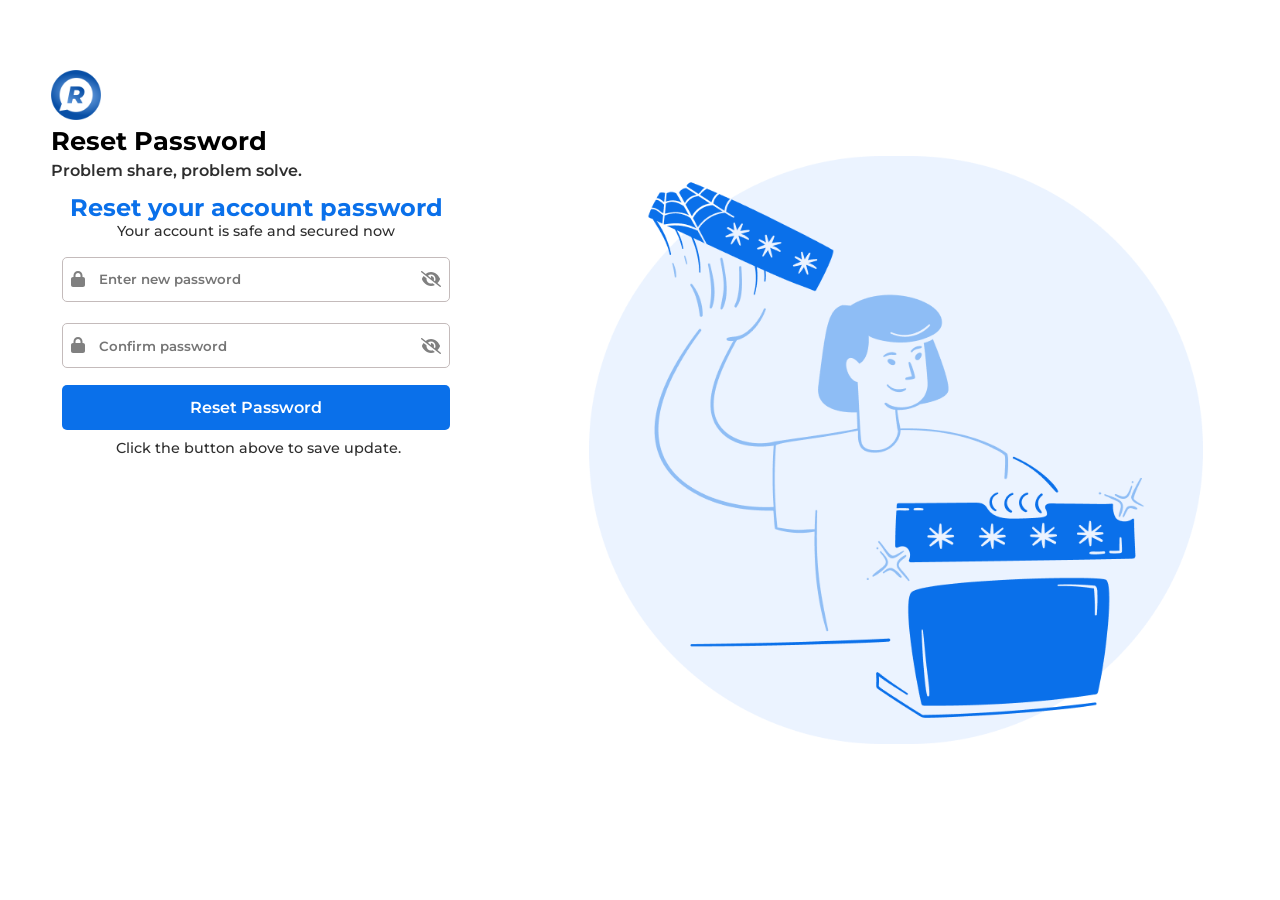
<file: indexRestpassword.html>
<!DOCTYPE html>
<html lang="en">
<head>
    <meta charset="UTF-8">
    <meta name="viewport" content="width=device-width, initial-scale=1.0">
    <title>RealChat app</title>
    <link rel="shortcut icon" href="./Super icons/pardd.png" type="image/x-icon">
    <link rel="stylesheet" href="./css/Real.css">
    <link rel="stylesheet" href="./css/all.min.css">
    <script src="./js/all.min.js"></script>
    <!-- <script src="./js/Real.js"></script> -->
</head>
<body>
    <div class="Start">
        <div class="Start1">
            <div class="start2">
                <div class="formwrap">
                    <div class="ddd">
                        <img src="./Super icons/manssincon.png" alt="">
                        <h3>Reset Password</h3>
                        <p style="font-weight: 600;">Problem share, problem solve.</p>
                    </div>
                    <form class="forms" action="">
                        <h2 class="eer1">Reset your account password</h2>
                        <h4 class="eer2" style="font-weight: 500; font-size: .9em;">Your account is safe and secured now</h4>
                        <h4 class="eer2" style="font-weight: 500; font-size: .9em;"></h4>
                        <h4 style="margin-top: 3%;" class="errorIN"></h4>
                        <div style="margin-top: 1%;" class="vibes12">
                            <label for="ww">
                                <i class="fa fa-lock hh"></i>
                            </label>
                            <input id="ww" type="password" placeholder="Enter new password" name="" class="password">
                            <div style="display: flex;" class="notsi">
                                <i class="fa fa-eye-slash vv"></i>
                            </div>
                        </div>
                        <div class="vibes12">
                            <label for="ww">
                                <i class="fa fa-lock hh"></i>
                            </label>
                            <input id="ww" type="password" placeholder="Confirm password" name="" class="Conpassword">
                            <div style="display: flex;" class="notsi">
                                <i class="fa fa-eye-slash vv"></i>
                            </div>
                        </div>
                            <button type="button" class="plate">Reset Password</button>
                            <div style="justify-content: center; margin-top: 2%;" class="come">
                                <p class="foree" style="font-weight: 500; font-size: .9em;">Click the button above to save update.</p>
                            </div>
                    </form>
                </div>
            </div>
            <div class="start2w">
                <img src="./Super icons/reset-pwd.png" alt="">
            </div>
        </div>
    </div>
<script>
function Validation(){
    var Button = document.querySelector('.plate')
    var password = document.querySelector('.password')
    var vibes12 = document.querySelectorAll('.vibes12')
    var ErroMsg = document.querySelector('.errorIN')
    var Conpassword = document.querySelector('.Conpassword')
        Button.onclick = function(){
            if(password.value == '' && Conpassword.value == ''){
                ErroMsg.innerHTML = 'Must fill the inputs';
                vibes12[0].style.borderColor = 'red';
                vibes12[1].style.borderColor = 'red';
                return;
            }
            if(password.value == ''){
                ErroMsg.innerHTML = 'Must enter password';
                vibes12[0].style.borderColor = 'red';
                password.focus()
                return;
            }
            if(password.value.length < 5){
                ErroMsg.innerHTML = 'Password must be at least 5 characters min';
                vibes12[0].style.borderColor = 'red';
                password.focus()
                return;
            }
            if(password.value.length > 11){
                ErroMsg.innerHTML = 'Maximum password require is 11 characters';
                vibes12[0].style.borderColor = 'red';
                password.focus()
                return;
            }
            if(Conpassword.value == ''){
                ErroMsg.innerHTML = 'Must confirm password';
                vibes12[1].style.borderColor = 'red';
                password.focus()
                return;
            }
            if(Conpassword.value  !== password.value){
                ErroMsg.innerHTML = 'Password not march';
                vibes12[1].style.borderColor = 'red';
                password.focus()
                return;
            }
            alert('hello')
            ErroMsg.innerHTML = '';
            Conpassword.value = '';
            password.value = '';
            vibes12[0].style.borderColor = '';
            vibes12[1].style.borderColor = '';
        }
}
Validation()
function Revealer(){
    var realm = document.querySelectorAll('.notsi')
    var inputs = document.querySelectorAll('#ww')
        realm.forEach((egg, ii) => {
            egg.addEventListener('click', function(){
                if(inputs[ii].type == 'password'){
                    inputs[ii].type = 'text'
                    egg.innerHTML = '<i class="fa fa-eye vv"></i>'
                }else{
                    inputs[ii].type = 'password'
                    egg.innerHTML = '<i class="fa fa-eye-slash vv"></i>'
                }
            })
        });
}
Revealer()
function Cleans(){
    var inputss = document.querySelectorAll('#ww')
    var vibes12 = document.querySelectorAll('.vibes12')
        inputss.forEach((fade, doter) =>{
            fade.addEventListener('input', function(){
                vibes12[doter].style.borderColor = 'gray';
            })
        })
}
Cleans()
</script>
</body>
</html>
</file>
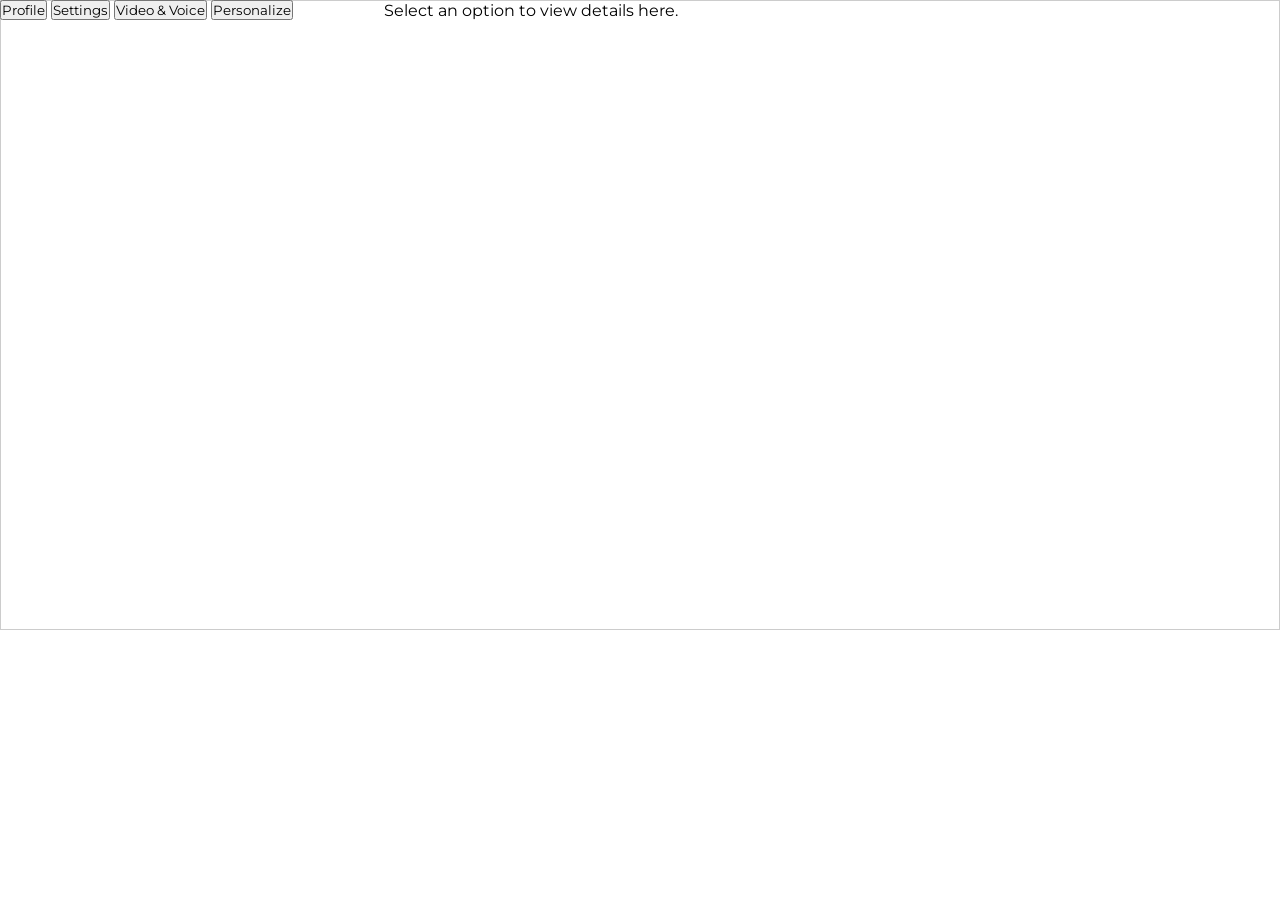
<file: Landing.html>
<!DOCTYPE html>
<html lang="en">
<head>
    <meta charset="UTF-8">
    <meta name="viewport" content="width=device-width, initial-scale=1.0">
    <title>RealChat app</title>
    <link rel="stylesheet" href="./css/Real.css">
    <link rel="stylesheet" href="./css/all.min.css">
    <link rel="shortcut icon" href="./Super icons/pardd.png" type="image/x-icon">
</head>
<body>
   
    <div id="sidebar" style="width: 30%; float: left;">
        <button id="profileBtn">Profile</button>
        <button id="settingsBtn">Settings</button>
        <button id="videoVoiceBtn">Video & Voice</button>
        <button id="personalizeBtn">Personalize</button>
    </div>
    
    <div id="content" style="height: 70vh; width: 100%; border: 1px solid #ccc;">
        Select an option to view details here.
    </div>
    
    <style>
        /* Circular profile image */
        .profile-pic {
            width: 100px;
            height: 100px;
            border-radius: 50%;
            object-fit: cover;
            margin-bottom: 10px;
        }
        .content-section h2 {
            font-size: 1.5em;
            margin-top: 0;
        }
    </style>
    
    <script>
        // Sample data
        const userInfo = {
            profilePicture: "path/to/profile-picture.jpg",
            userName: "John Doe",
            phoneNumber: "+1234567890",
        };
    
        // Display Profile
        function displayProfile() {
            const contentDiv = document.getElementById("content");
            contentDiv.innerHTML = `
                <div class="content-section">
                    <img src="${userInfo.profilePicture}" alt="Profile Picture" class="profile-pic">
                    <h2>${userInfo.userName}</h2>
                    <p>Phone: ${userInfo.phoneNumber}</p>
                    <p>Email: johndoe@example.com</p>
                    <p>Location: New York, USA</p>
                </div>
            `;
        }
    
        // Display Settings
        function displaySettings() {
            const contentDiv = document.getElementById("content");
            contentDiv.innerHTML = `
                <div class="content-section">
                    <h2>Settings</h2>
                    <ul>
                        <li>Change Password</li>
                        <li>Notification Preferences</li>
                        <li>Privacy Options</li>
                        <li>Language: English</li>
                    </ul>
                </div>
            `;
        }
    
        // Display Video & Voice Options
        function displayVideoVoice() {
            const contentDiv = document.getElementById("content");
            contentDiv.innerHTML = `
                <div class="content-section">
                    <h2>Video & Voice</h2>
                    <p>Options:</p>
                    <ul>
                        <li>Start Video Call</li>
                        <li>Start Voice Call</li>
                        <li>Microphone Settings</li>
                        <li>Camera Settings</li>
                    </ul>
                </div>
            `;
        }
    
        // Display Personalize Options
        function displayPersonalize() {
            const contentDiv = document.getElementById("content");
            contentDiv.innerHTML = `
                <div class="content-section">
                    <h2>Personalize</h2>
                    <ul>
                        <li>Theme: Light/Dark</li>
                        <li>Chat Background</li>
                        <li>Font Size: Medium</li>
                        <li>Notification Sound</li>
                    </ul>
                </div>
            `;
        }
    
        // Add event listeners for each button
        document.getElementById("profileBtn").addEventListener("click", displayProfile);
        document.getElementById("settingsBtn").addEventListener("click", displaySettings);
        document.getElementById("videoVoiceBtn").addEventListener("click", displayVideoVoice);
        document.getElementById("personalizeBtn").addEventListener("click", displayPersonalize);
    </script>
    
</body>
</html>
</file>
<file: css/Real.css>
@font-face {
    font-family: 'monts1';
    src: url(../font/Montserrat-VariableFont_wght.ttf);
}
@font-face {
    font-family: 'monts2';
    src: url(../font/Montserrat-Italic-VariableFont_wght.ttf);
}
@font-face {
    font-family: 'Inter1';
    src: url(../font/InterTight-VariableFont_wght.ttf);
}
@font-face {
    font-family: 'Inter2';
    src: url(../font/InterTight-Italic-VariableFont_wght.ttf);
}
*{
    margin: 0;
    padding: 0;
    box-sizing: border-box;
    font-family: 'monts1';
}
/* FOR LANDING PAGE ONLY */
/* body{ */
    /* height: 100vh; */
    /* overflow: hidden; */
/* } */
.master{
    height: 100vh;
    width: 100%;
    display: flex;
    position:relative;
    overflow-y:auto;
}
.master1{
    height: 100%;
    width: 100%;
    display: flex;
    padding: 0 5%;
    justify-content: space-between;
    background-color: #ebf3ff;
}
.tunes1{
    display: flex;
    align-items: center;
    gap: 5px;
}
.tunes1 img{
    width: 38px;
    width: 38px;
}
.tunes2{
    display: flex;
    align-items: center;
    width: 50%;
}
.tunes2 ul{
    display: flex;
    align-items: center;
    justify-content: space-evenly;
    width: 80%;
}
.tunes2 ul li{
    list-style: none;
    display: flex;
    align-items: center;
    justify-content: center;
}
.tunes2 ul li a{
    text-decoration: none;
    font-size: 1em;
    display: inline-block;
    color:#0a70ea;
    font-weight: 600;
}
.tunes2 ul li:hover{
    border-bottom: solid 2px #0a70ea;
}
.tunes2 ul li:active{
    border-bottom: solid 2px #0a70ea;
    border-bottom-left-radius: 5px  ;
    border-bottom-right-radius: 5px;
}
/* @keyframes fill {
    100%{
        
    }
} */
.tunes3{
    display: flex;
    align-items: center;
    width: 40%;
}
.tunes3 ul{
    display: flex;
    align-items: center;
    justify-content: flex-end;
    width: 100%;
    gap: 3em ;
}
.baba{
    list-style: none;
    display: flex;
    border: 2px solid #0a70ea;
    font-size: 1em;
    font-weight: 600;
    border-radius: 5px;
    padding: 12px 24px;
    cursor: pointer;
}
.baba:hover + .baba a{
    color: white;
}
.baba a{
    text-decoration: none;
    color:#0a70ea;
}
.baba1{
    list-style: none;
    display: flex;
    background-color: #0a70ea;
    font-size: 1em;
    /* color: white; */
    font-weight: 600;
    border-radius: 5px;
    padding: 12px 24px;
    cursor: pointer;
}
.baba1 a{
    text-decoration: none;
    color: white;
}
.mains{
    height: 90vh;
    width: 100%;
    display: flex;
    /* border: groove; */
}
.master3{
    height: 100%;
    width: 100%;
    display: flex;
    flex-direction: column;
}
.starck{
    height: 95%;
    width: 100%;
    display: flex;
    /* border: solid red 1px; */
}
.starck1{
    height: 5%;
    width: 100%;
    display: flex;
    align-items: center;
    justify-content: center;
    border: solid red 1px;
}
.starck1 img{
    height: 100%;
    width:100%;
}
.contss{
    height: 100%;
    width: 100%;
    display: flex;
}
.conssitn1{
    height: 100%;
    width: 40%;
    display: flex;
    flex-direction: column;
    align-items: center;
    justify-content: center;
}
.conssitn2{
    height: 100%;
    width: 60%;
    display: flex;
    align-items: center;
    justify-content: center;
}
.conssitn2 img{
    height: 100%;
    width: 100%;
}
/* .contss h3{
    fon
} */





/* FOR FORM PAGIES */
.Start{
    height: 100vh;
    width: 100%;
    display: flex;
    background: rgb(255, 255, 255);
}
.Start1{
    height: 100%;
    width: 100%;
    display: flex;
    align-items: center;
}
.start2{
    height: 100%;
    width: 40%;
    display: flex;
}
.start2w{
    height: 100%;
    width: 60%;
    display: flex;
    align-items: center;
    justify-content: center;
}
.start2w img{
    height: 80%;
    object-fit: contain;
    width: 80%;
}
.formwrap{
    height:100%;
    width: 100%;
    justify-content: center;
    align-items: center;
    display: flex;
    flex-direction: column;
}
.ddd{
    height: 20%;
    width: 80%;
    display: flex;
    align-items: start;
    justify-content: flex-end;
    gap: 5px;
    flex-direction: column;
}
.ddd img{
    height: 50px;
    width: 50px;
}
.ddd h3{
    color:  rgb(0, 0, 0);
    font-size: 1.6em;
    letter-spacing: normal;
}
.ddd p{
    color:  rgb(46, 46, 46);
    font-family: 'monts1';
    font-size: 1em;
    font-weight: 500;

    letter-spacing: normal;
}
.forms{
    height: 80%;
    width: 100%;
    padding:0 8%;
    display: flex;
    flex-direction: column;
    align-items: center;
}
.vibes{
    display: flex;
    flex-direction: column;
    align-items: center;
}
.vibes1{
    border-radius: 5px;
    border: 1px solid rgb(196, 187, 187);
    align-items: center;
    width:90%;
    background: white;
    padding:0 10px;
    /* padding-left: 3px; */
    margin-top:5% ;
}
.hh{
    color: gray;
}
.vv{
    color: gray;
    cursor: pointer;
    z-index: 10;
}
.vibes1 input{
    width: 80%;
    outline: none;
    background: none;
    padding: 1em;
    font-weight: 500;
    height: 100%;
    border: none;
}
.vibes1 input:focus{
    background-color: #ebf3ff;
}
.vibes1:focus-within{
    background-color: #ebf3ff;
}
.eer1{
    margin-top: 3%;
    font-size: 1.5em;
    width: 100%;
    justify-content: center;
    display: flex;
    color: #0a70ea;
}
.eer2{
    color:  rgb(46, 46, 46);
    font-family: 'monts1';
    font-size: 1em;
    font-weight: 600;
    width: 100%;
    align-items: center;
    text-align: center;
}
.come{
    display: flex;
    user-select: none;
    -webkit-user-select: none;
    -moz-user-select: none;
    width:90%;
    align-items: center;
    gap: 5px;
    padding-left:5px;
    justify-content: flex-start;
}
.foree{
    color:  rgb(46, 46, 46);
    font-family: 'monts1';
    font-size: 1em;
    font-weight: 600;
}
.vibes12{
    border-radius: 5px;
    border: 1px solid rgb(196, 187, 187);
    align-items: center;
    width:90%;
    background: white;
    margin-top:5% ;
    display: flex;
    justify-content: space-around;
}
.vibes12 input{
    width: 80%;
    outline: none;
    background: none;
    padding: 1em 0;
    font-weight: 600;
    height: 100%;
    border: none;
}
.vibes12 input:focus{
    background-color: #ebf3ff;
}
.vibes12:focus-within{
    background-color: #ebf3ff;
}
.foree1{
    color: #0a70ea;
    font-family: 'monts1';
    font-size: 1em;
    font-weight: 600;
}
.errorIN{
    color: red;
    font-family: 'monts1';
    font-size: .8em;
    font-weight: 600;
    width: 90%;
    align-items: center;
    text-align: center;
}
.plate{
    display: flex;
    align-items: center;
    justify-content: center;
    font-size: 1em;
    outline: none;
    border: none;
    margin-top: 4%;
    color: white;
    padding:13px 0;
    cursor: pointer;
    border-radius: 5px;
    width: 90%;
    font-weight: 600;
    background-color: #0a70ea;
}
.paue{
    display: flex;
    width: 90%;
    justify-content: space-between;
    padding: 4px;
    margin-top:.8px ;
    user-select: none;
    -webkit-user-select:none;
    -moz-user-select: none;
}
.paue p{
    color: rgb(46, 46, 46);
    font-family: 'monts1';
    font-size: 1em;
    font-weight: 600;
    cursor: pointer;
}
.paue a{
    color: rgb(46, 46, 46);
    font-family: 'monts1';
    font-size: 1em;
    font-weight: 600;
}
.senns{
    display: flex;
    gap: 5px;
}
.acc{
    height: 60% !important;
}
@media only screen and (max-width:1030px){
    .nnne{
        width: 50% !important;
    }
    .nne{
        width: 50% !important;
    }
    .neaa{
        flex-direction: unset !important;
    }
}
@media only screen and (max-width:950px){
    .nnne{
        width: 40% !important;
        display: flex !important;
    }
    .nne{
        width: 60% !important;
    }
}

@media only screen and (max-width:900px) {
    .start2{
        width: 50%;
    }
    .start2w{
        width: 50%;
    }
}
@media only screen and (max-width:830px){
    .nnne{
        display: none !important;
    }
    .nne{
        width: 100% !important;
    }
    .salma{
        align-items: center;
    }
}
@media only screen and (max-width:800px) {
   .Start1{
    flex-direction: column-reverse;
   }
   .start2w{
    display: none;
   }
   .start2{
    width: 80%;
   }
}
@media only screen and (max-width:600px) {
    .start2{
        width: 95%;
    }
    .ddd{
        height: 26%;
    }
    .ddd h3 {
        width: 100%;
        text-align: center;
    }
    .ddd p{
        width: 100%;
        text-align: center;
    }
}
@media only screen and (max-width:470px) {
    .forms{
        padding: 0 0;
    }
    .ddd img{
        display: none;
    }
}
@media only screen and (max-width:400px) {
    .eer2{
        font-size: .9em;
    }
    .foree{
        font-size: .9em ;
    }
    .ddd{
        width: 90%;
        padding-top: 4em;
        justify-content: center;
    }
    
    .vibes1 {
        margin-top: 5%;
    }
    .vibes12 {
        margin-top: 5%;
    }
    .senns1 a{
        font-size:.9em !important ;
    }
    .codere p{
        font-size: .9em !important;
    }
}
@media only screen and (max-width:375px) {
    .vibes1{
        width: 100%;
    }
    .vibes12 {
        width: 100%;
    }
    .come{
        width: 100%;
    }
    .plate{
        width: 100%;
    }
    .formwrap{
        padding: .5em .5em;
    }
    .ddd p{
        font-size: .8em;
    }
    .senns{
        align-items: center;
    }
    .senns1 a{
        font-size:.7em !important ;
    }
    .codere p{
        font-size: .7em !important;
    }
    .roome{
        width: 100%;
    }
}
@media only screen and (max-width:343px) {
    .ddd{
        width: 100%;
    }
    .ddd img{
        width: 40px;
        height: 40px;
    }
    .ddd p{
        font-size: .8em;
    }
    .eer2{
        font-size: .8em;
        font-weight: 500;
    }
    .foree{
        font-size: .8em;
    }
    .foree1{
        font-size: .9em;
    }
    
}
</file>
